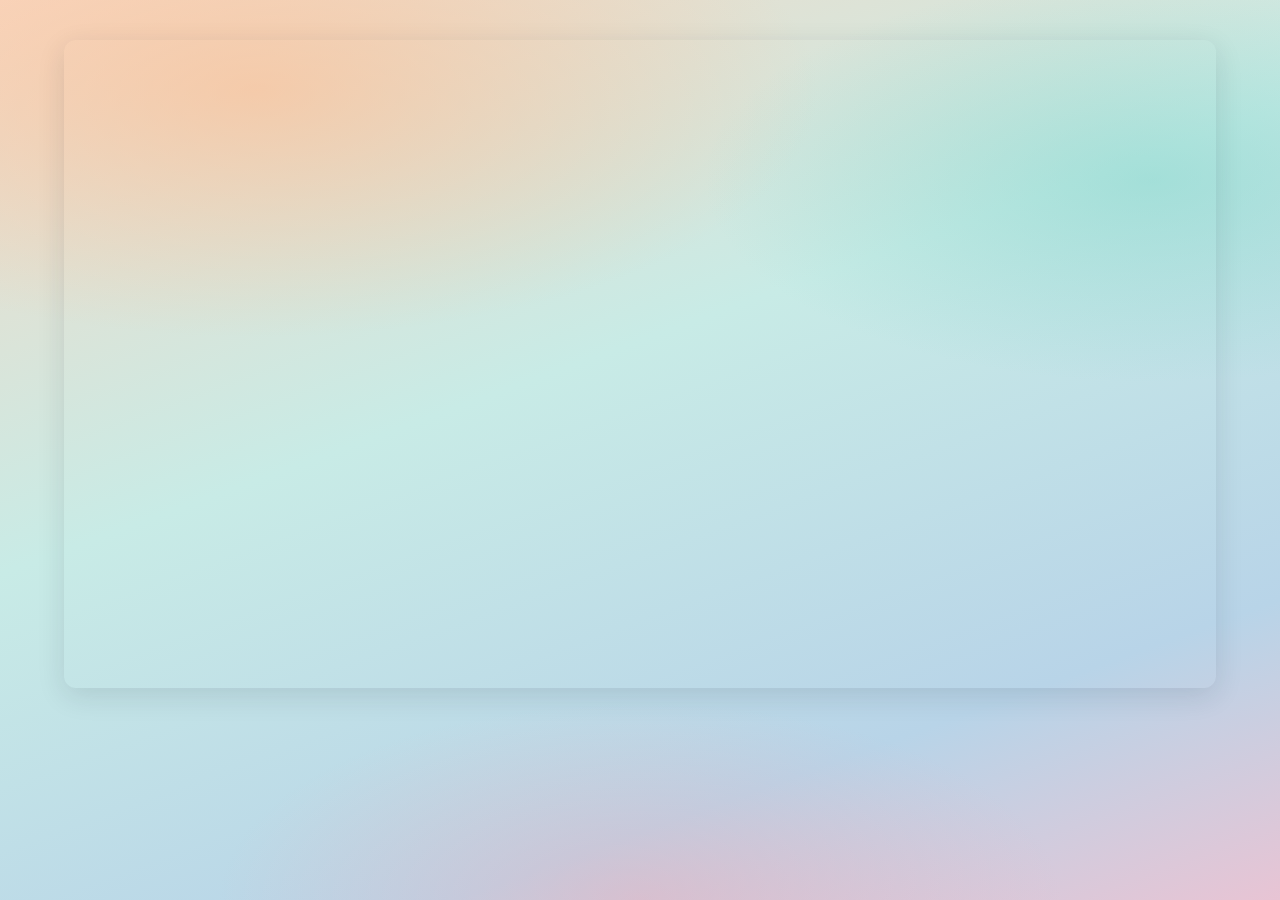
<file: index.html>
<!DOCTYPE html>
<html lang="ru">
<head>
<meta charset="UTF-8">
<meta name="viewport" content="width=device-width, initial-scale=1.0">
<meta name="color-scheme" content="light dark">
<title>KDA</title>
<style>
    :root {
        --ink: #1a2332;
        --link: #0d4f5c;
    }

    * {
        box-sizing: border-box;
    }

    body {
        margin: 0;
        min-height: 100vh;
        display: flex;
        flex-direction: column;
        align-items: center;
        gap: 1.25rem;
        padding: 2.5rem 1.25rem 3rem;
        font-family: "Segoe UI", system-ui, sans-serif;
        color: var(--ink);
        background:
            radial-gradient(ellipse 80% 50% at 20% 10%, rgba(255, 186, 140, 0.55), transparent 55%),
            radial-gradient(ellipse 70% 45% at 90% 20%, rgba(120, 210, 200, 0.45), transparent 50%),
            radial-gradient(ellipse 60% 40% at 50% 100%, rgba(255, 160, 170, 0.35), transparent 55%),
            linear-gradient(160deg, #f7d9c4 0%, #c8ebe6 42%, #b8d4e8 78%, #e8c4d4 100%);
        background-attachment: fixed;
        animation: wash 18s ease-in-out infinite alternate;
    }

    @keyframes wash {
        from {
            background-position: 0% 0%, 100% 0%, 50% 100%, 0% 0%;
        }
        to {
            background-position: 15% 10%, 80% 15%, 40% 90%, 0% 0%;
        }
    }

    h1 {
        margin: 0 0 0.5rem;
        font-size: clamp(1.6rem, 4vw, 2.4rem);
        font-weight: 700;
        letter-spacing: -0.02em;
        text-align: center;
        text-wrap: balance;
    }

    a {
        color: var(--link);
        text-decoration: none;
        font-size: 2.4rem;
        line-height: 1;
        transition: transform 0.2s ease, filter 0.2s ease;
    }

    a:hover {
        transform: scale(1.15);
        filter: drop-shadow(0 4px 10px rgba(26, 35, 50, 0.2));
    }

    iframe {
        width: min(100%, 1152px);
        height: auto;
        aspect-ratio: 16 / 9;
        border-radius: 12px;
        box-shadow: 0 8px 28px rgba(26, 35, 50, 0.12);
    }
</style>
<!-- Yandex.Metrika counter -->
<script src="js/metrika.js" async></script>
<noscript><div><img src="https://mc.yandex.ru/watch/106061716" style="position:absolute; left:-9999px;" alt="" /></div></noscript>
<!-- /Yandex.Metrika counter -->
</head>
<body>
<iframe src="https://coub.com/embed/ca72v40z3z" allowfullscreen="true" frameborder="0" allow="autoplay; fullscreen; web-share; clipboard-write" title="Coub video"></iframe>
</body>
</html>
</file>
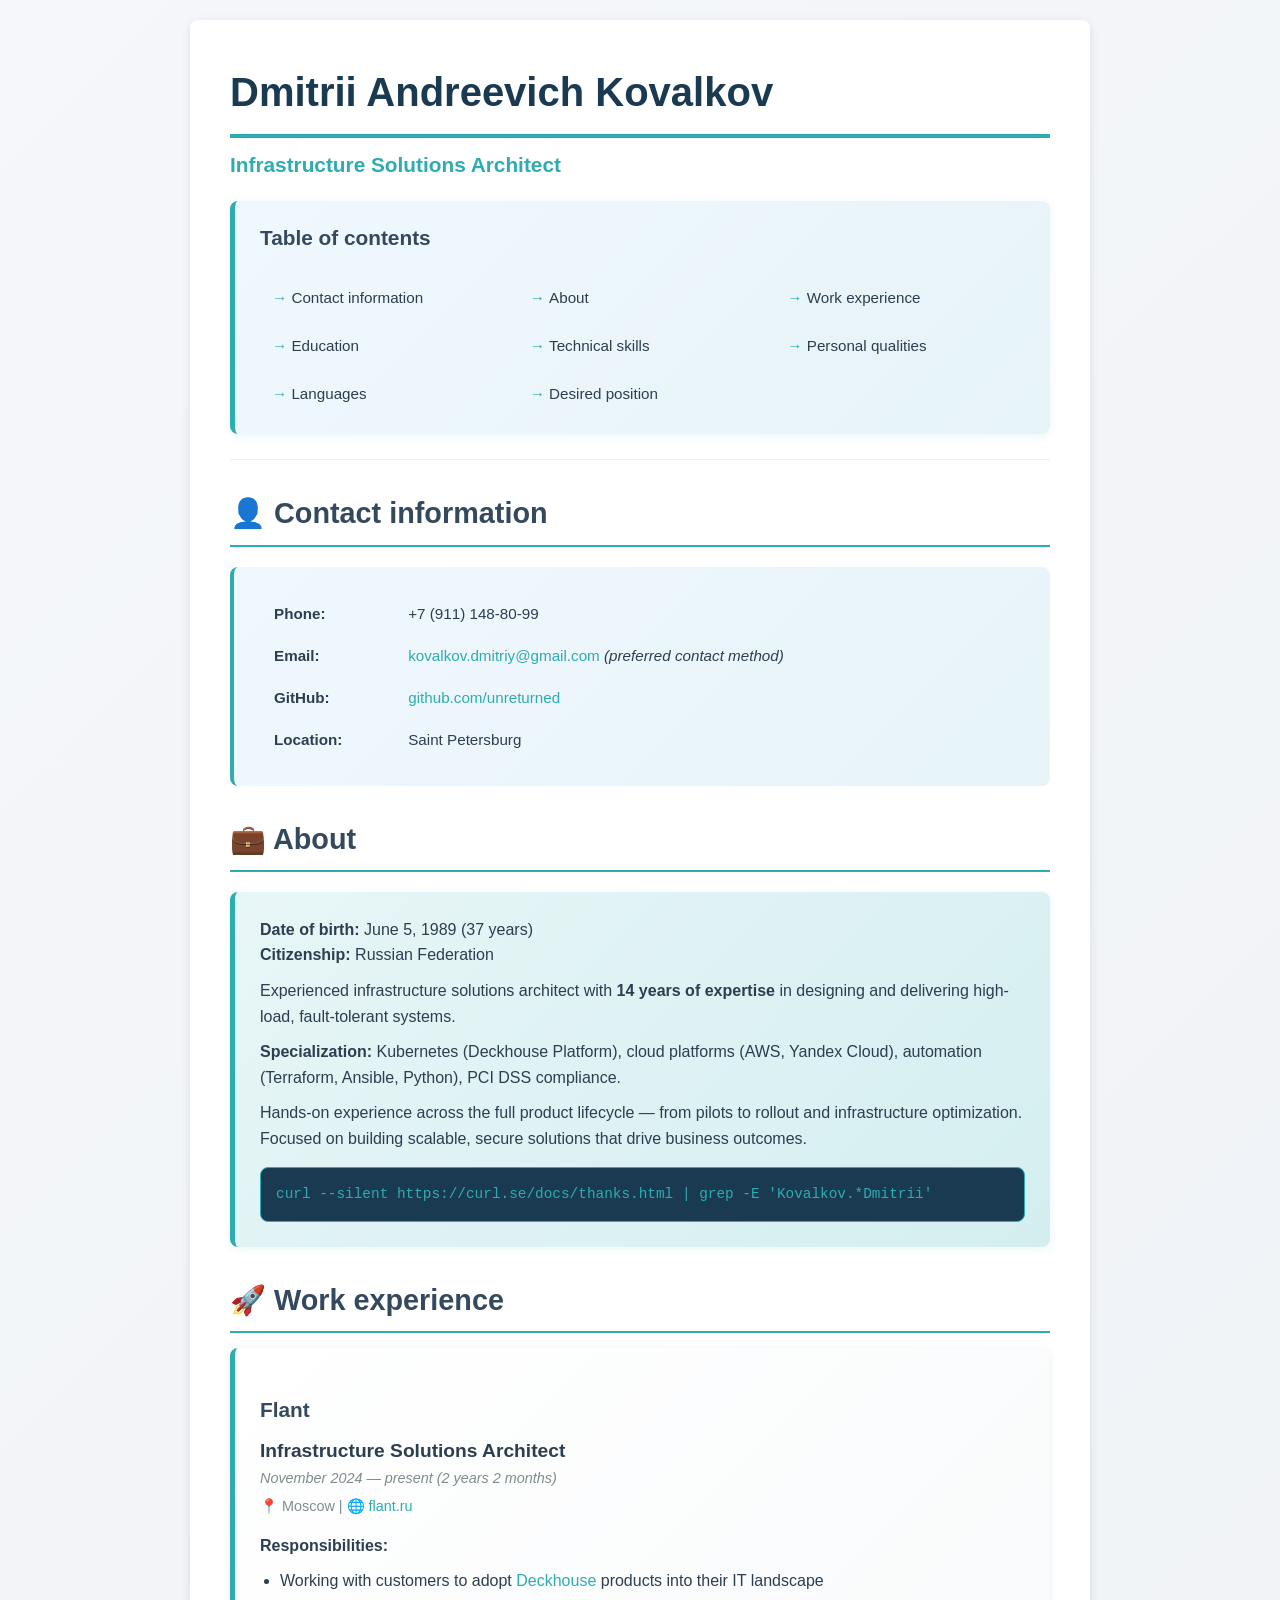
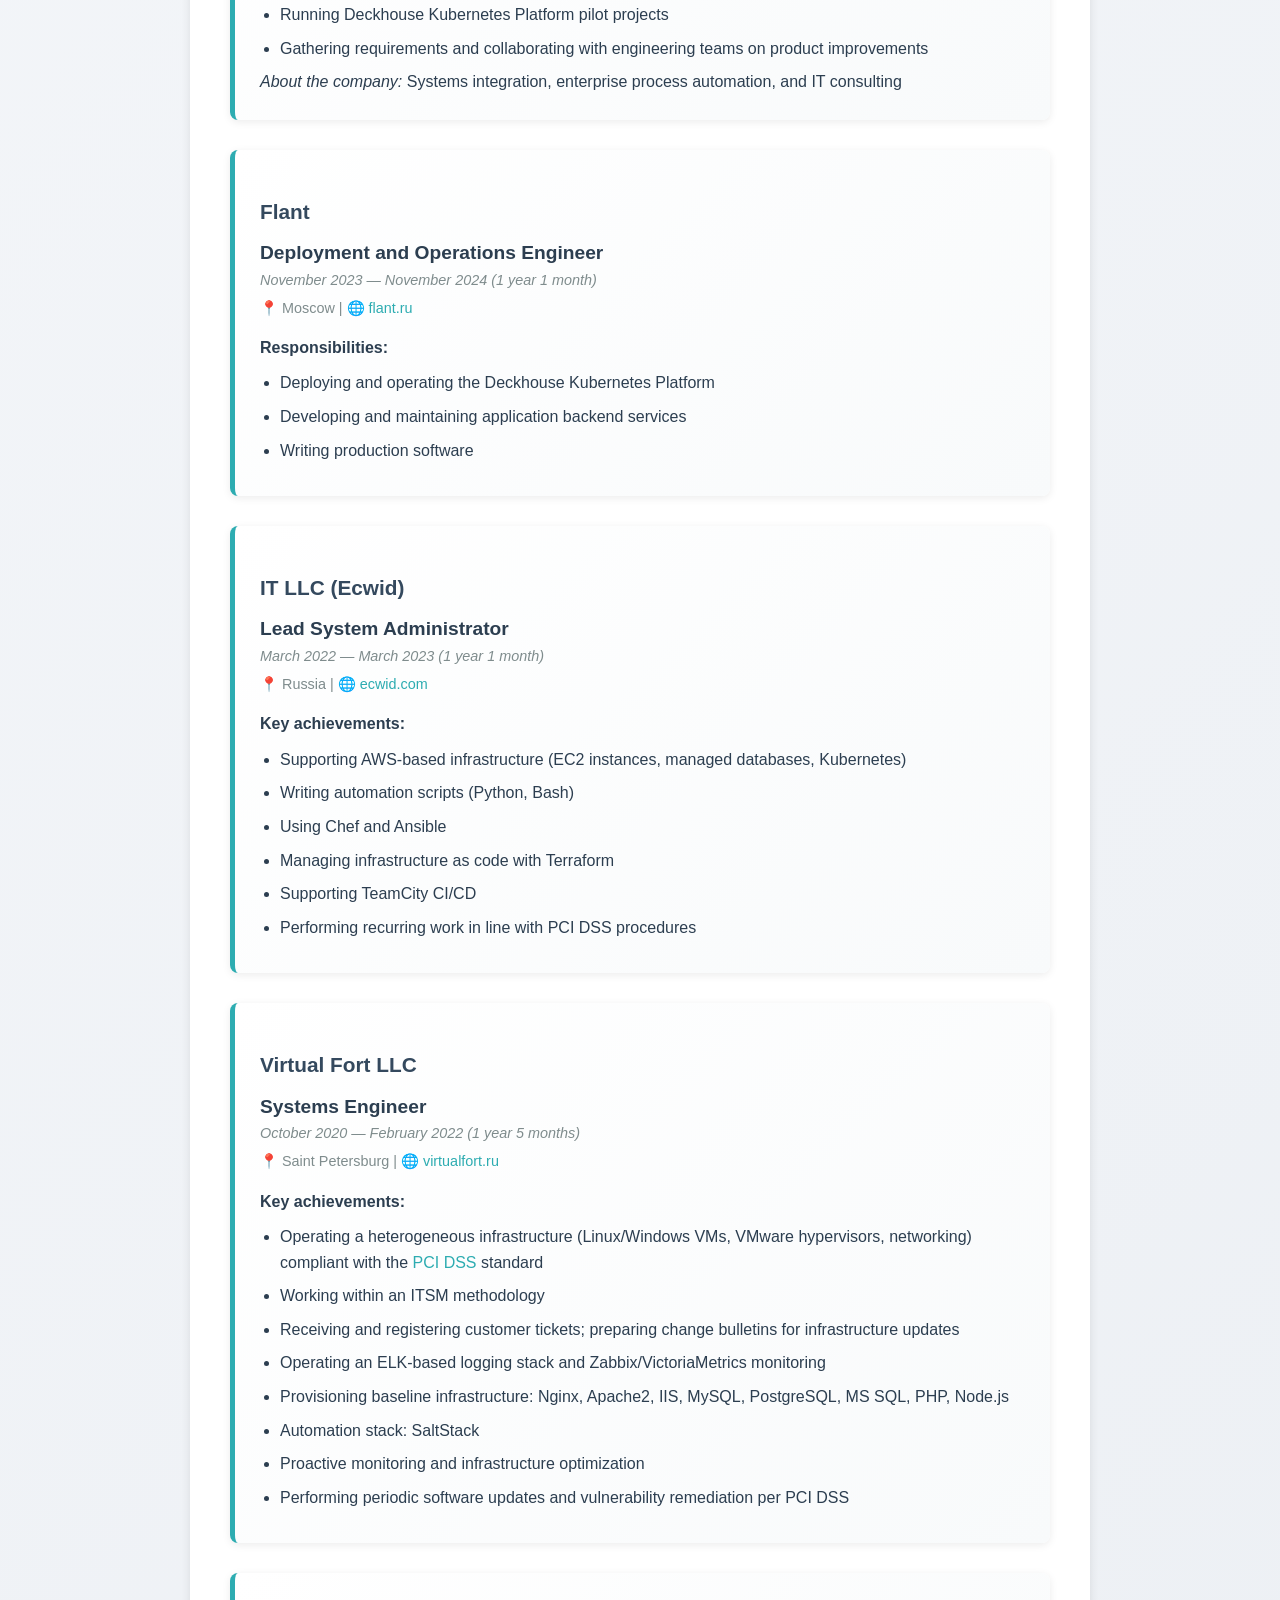
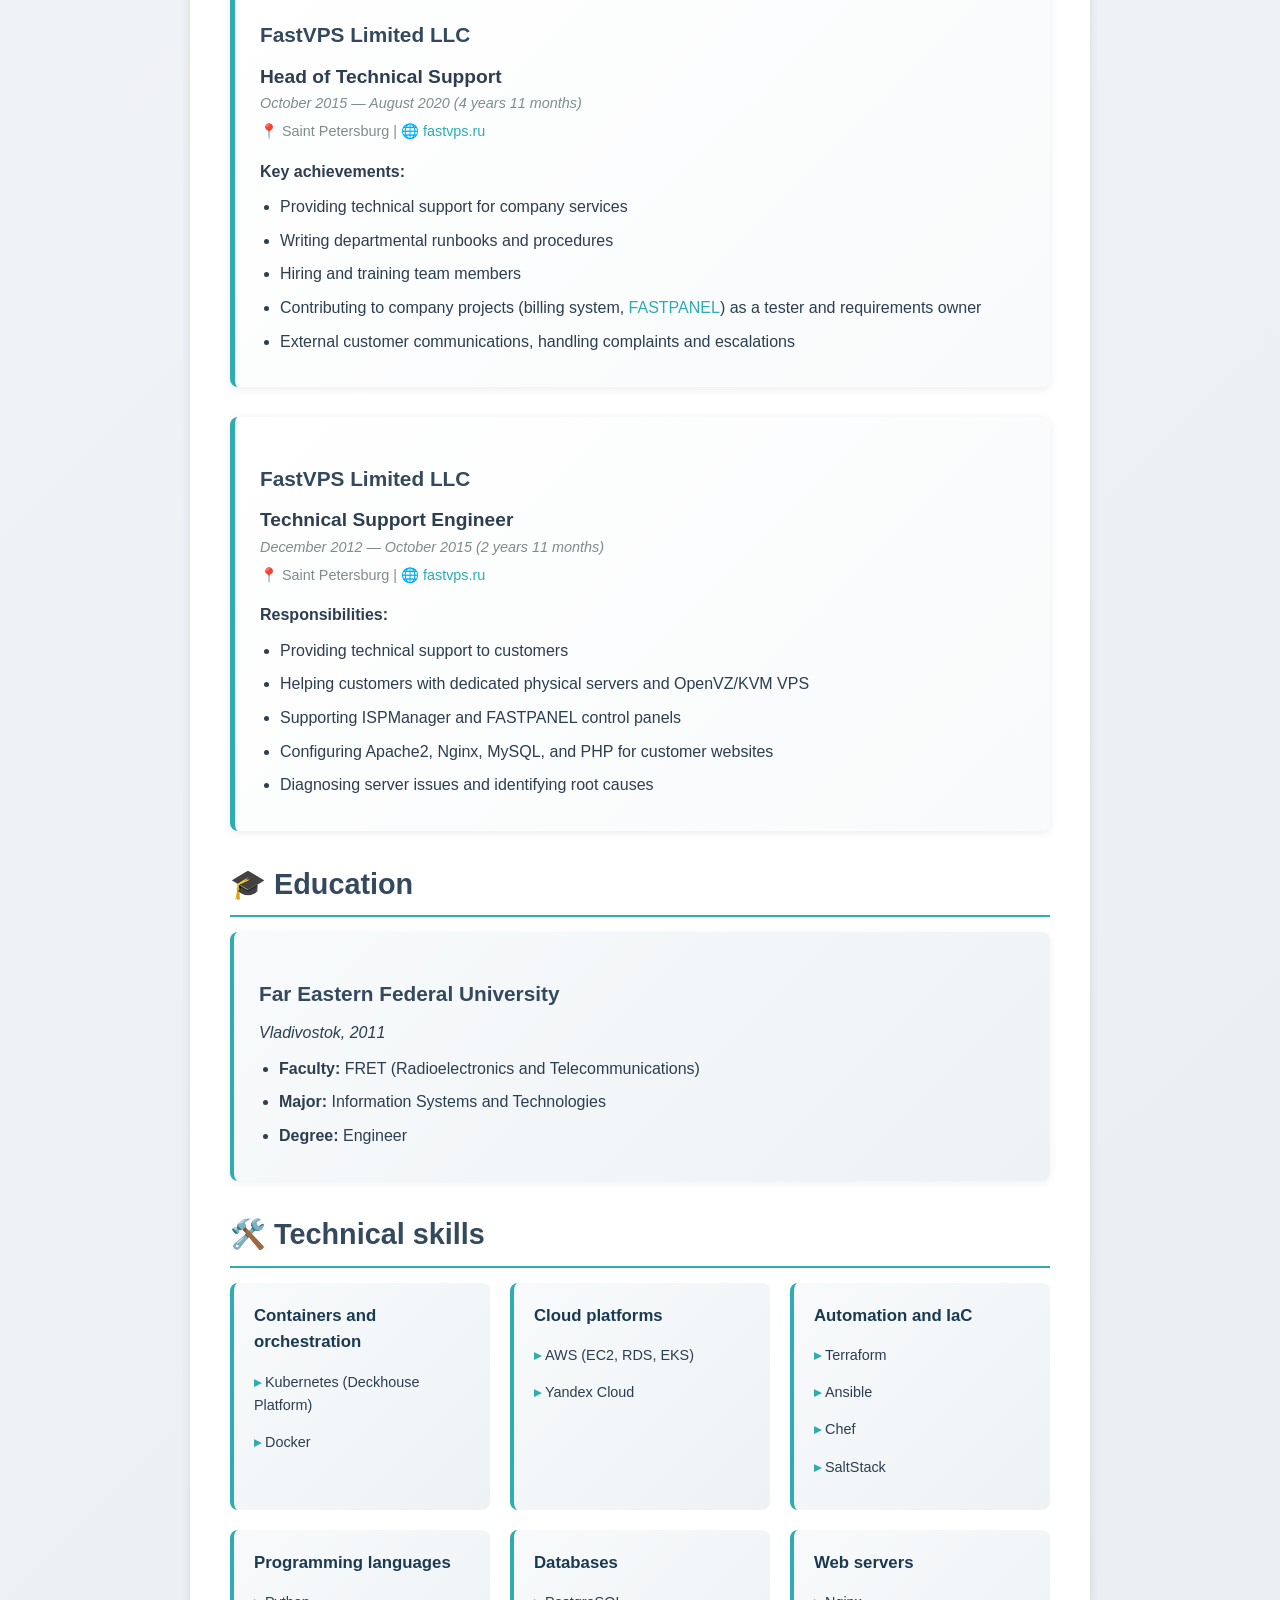
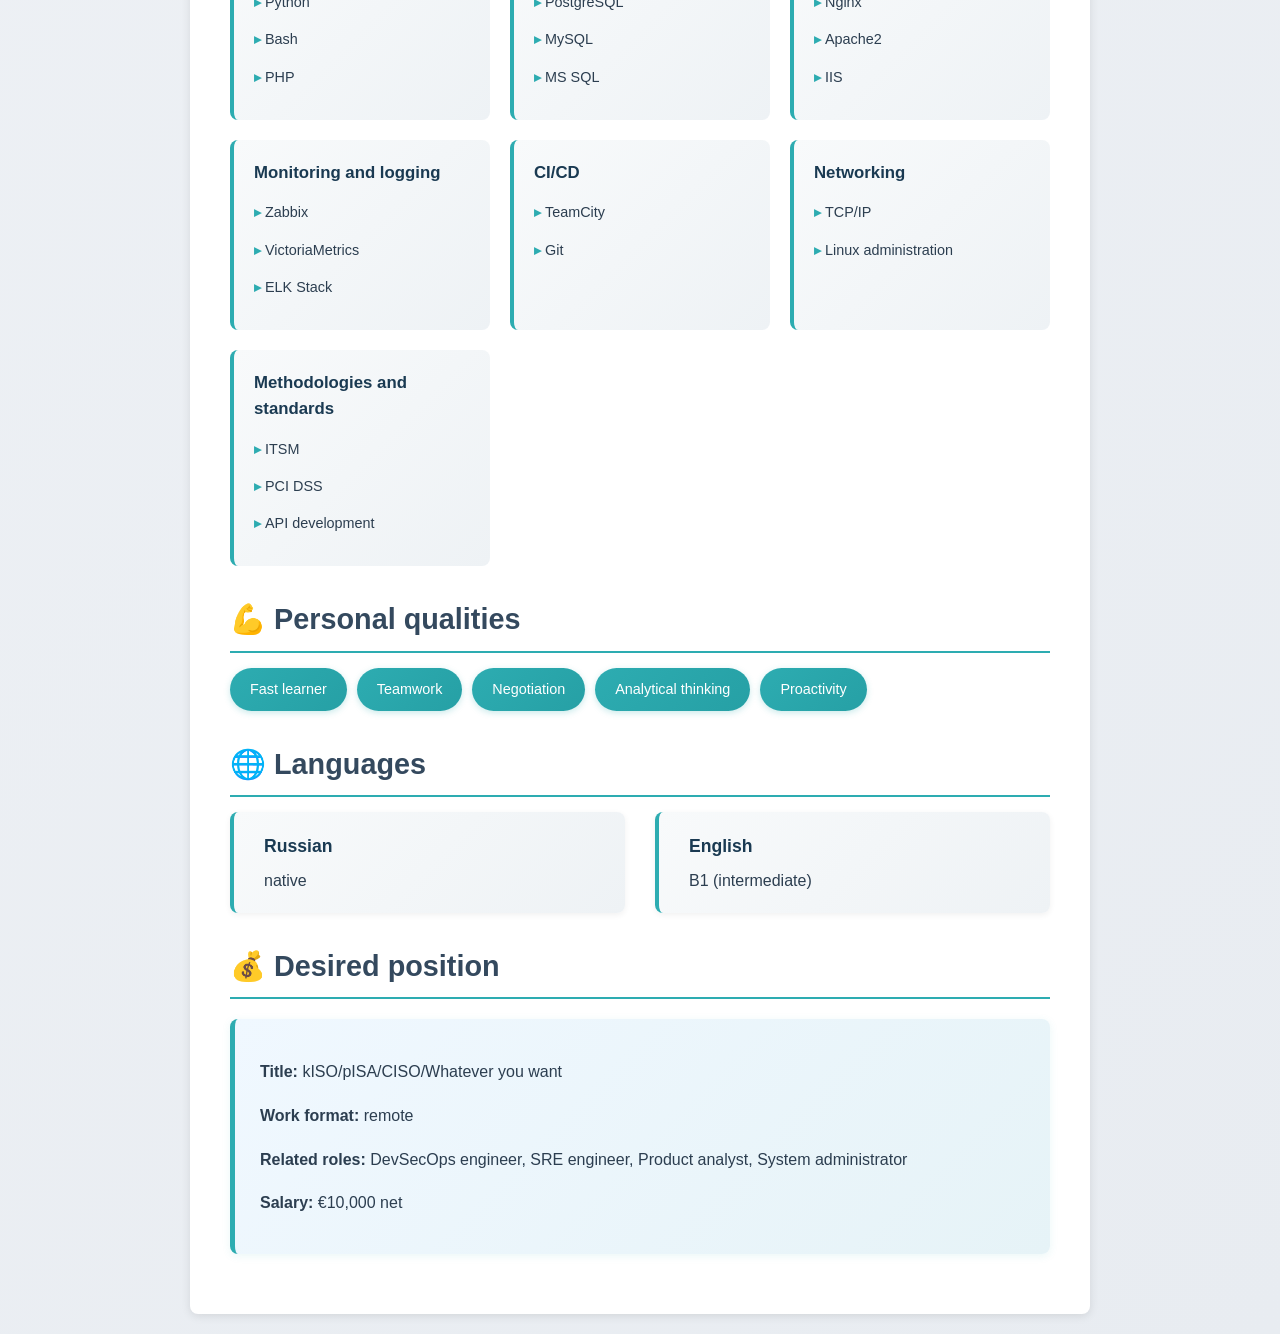
<file: resume/index.html>
<!DOCTYPE html>
<html lang="en">
<head>
    <meta charset="UTF-8">
    <meta name="viewport" content="width=device-width, initial-scale=1.0">
    <meta name="color-scheme" content="light dark">
    <meta name="description" content="Resume — Dmitrii Andreevich Kovalkov">
    <title>Resume — Dmitrii Andreevich Kovalkov</title>
    <link rel="stylesheet" href="./css/resume.css">
    <script>document.documentElement.classList.add("js");</script>
    <!-- Yandex.Metrika counter -->
    <script src="/shared-assets/js/metrika.js" async></script>
    <noscript><div><img src="https://mc.yandex.ru/watch/106061716" style="position:absolute; left:-9999px;" alt="" /></div></noscript>
    <!-- /Yandex.Metrika counter -->
    <script type="module" src="./js/resume.js"></script>
</head>
<body>
    <main class="container" id="resume-root" aria-busy="true" aria-live="polite">
        <p class="resume-status">Loading resume…</p>
    </main>
    <noscript>
        <div class="container">
            <p class="resume-status resume-status--error" role="alert">
                Enable JavaScript to view this resume.
                Source data: <a href="resume.json">resume.json</a>.
            </p>
        </div>
    </noscript>
</body>
</html>
</file>
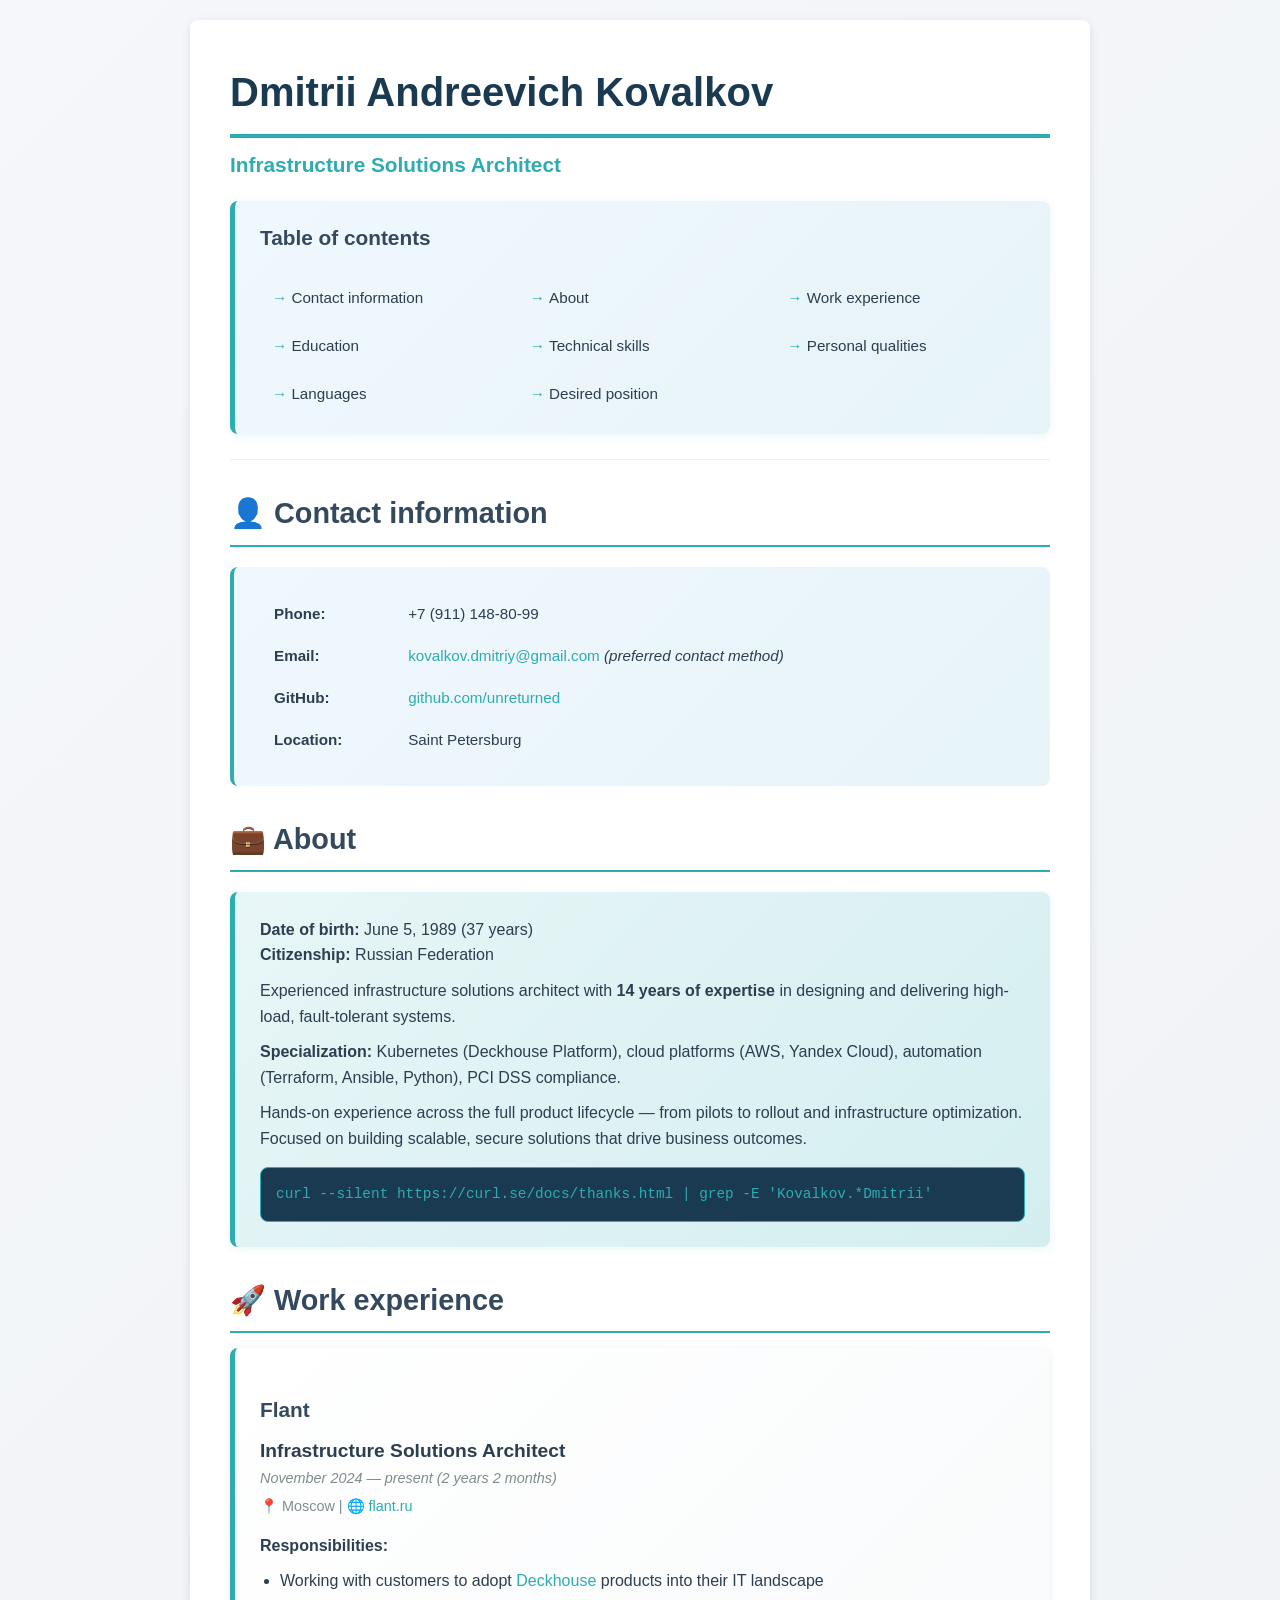
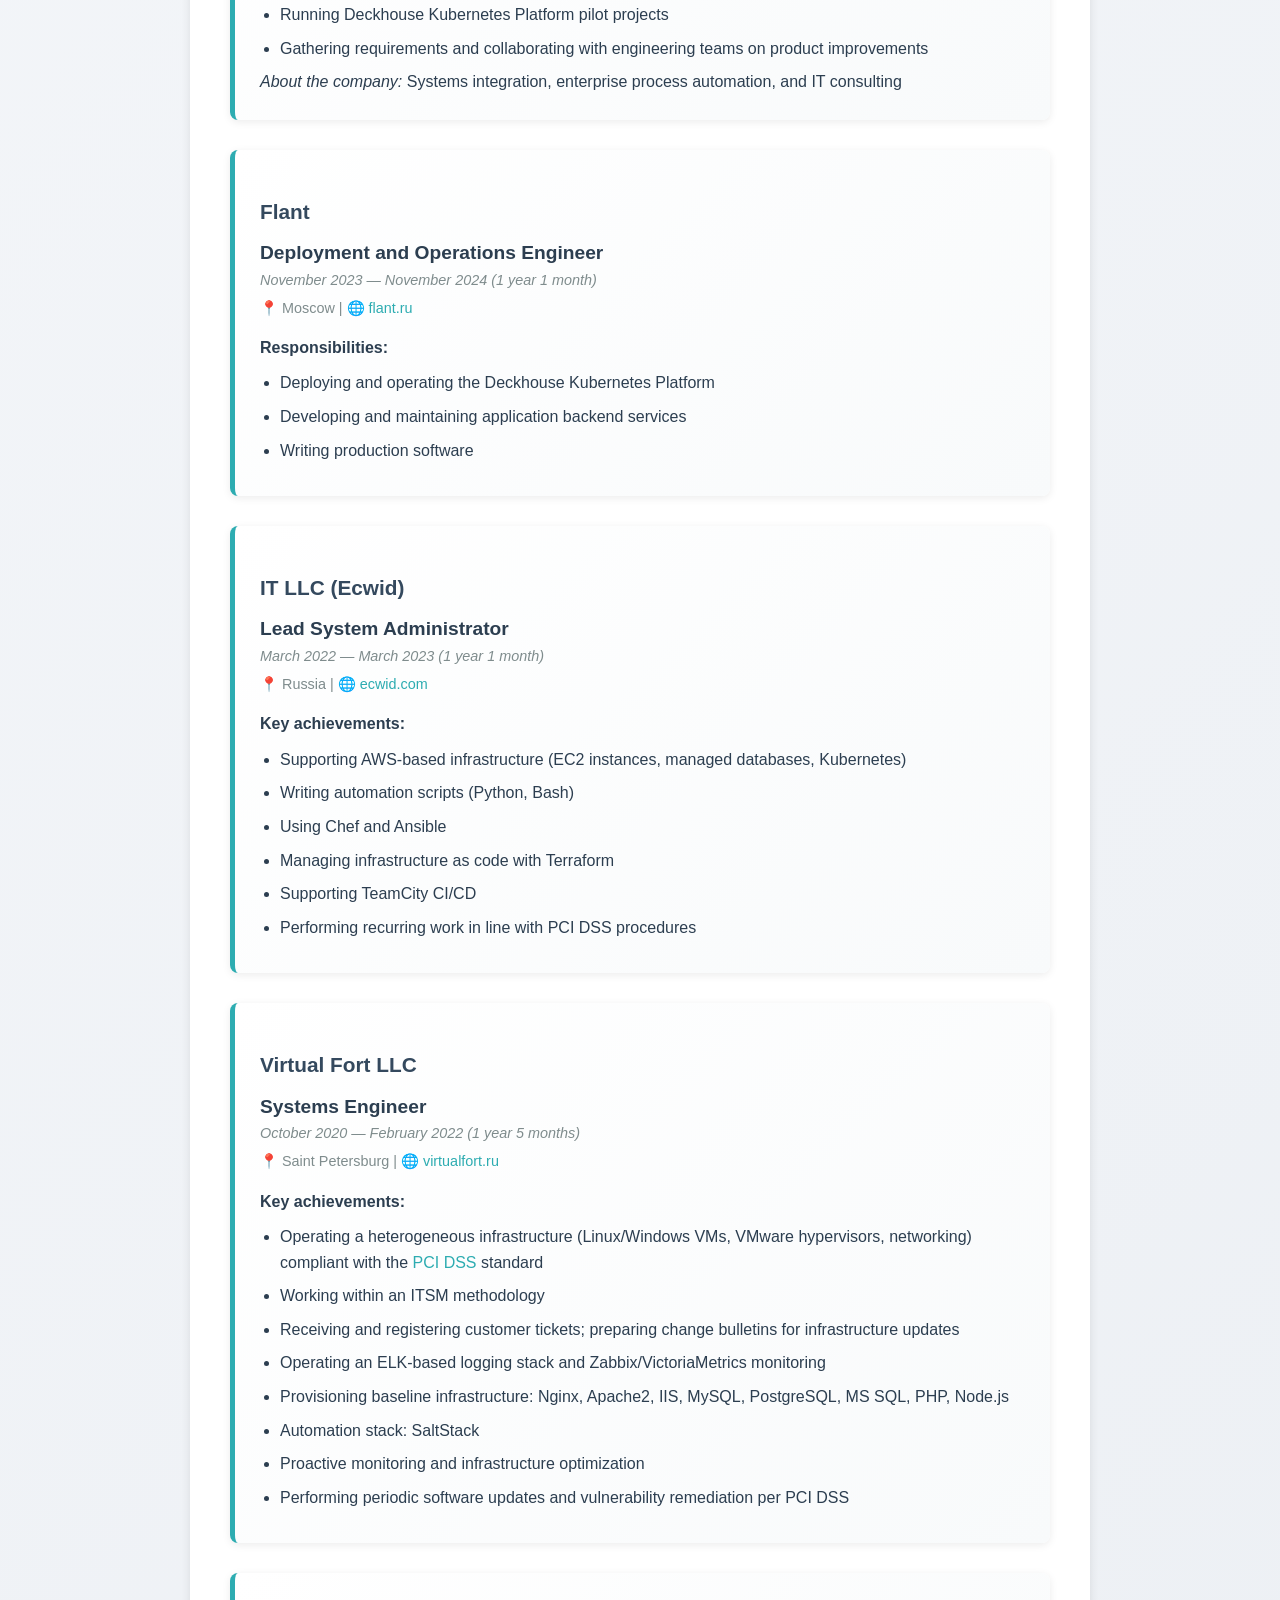
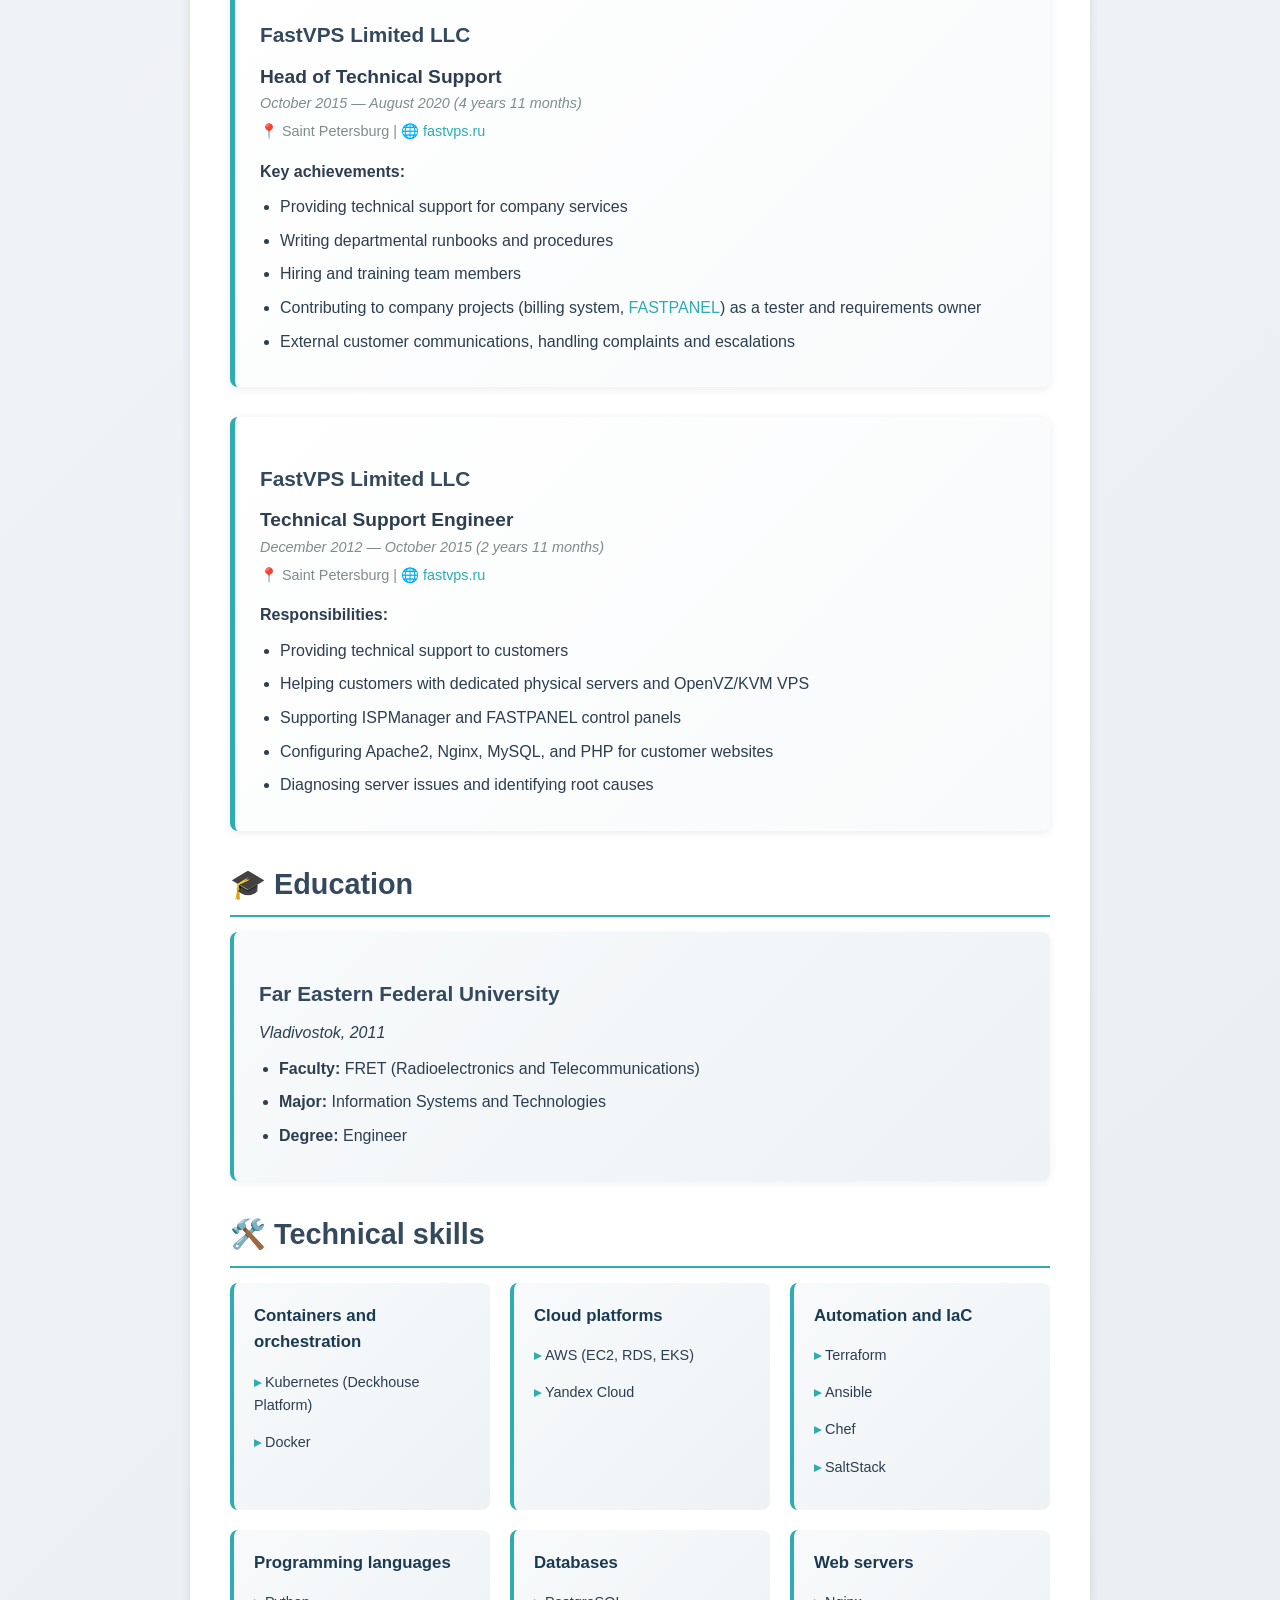
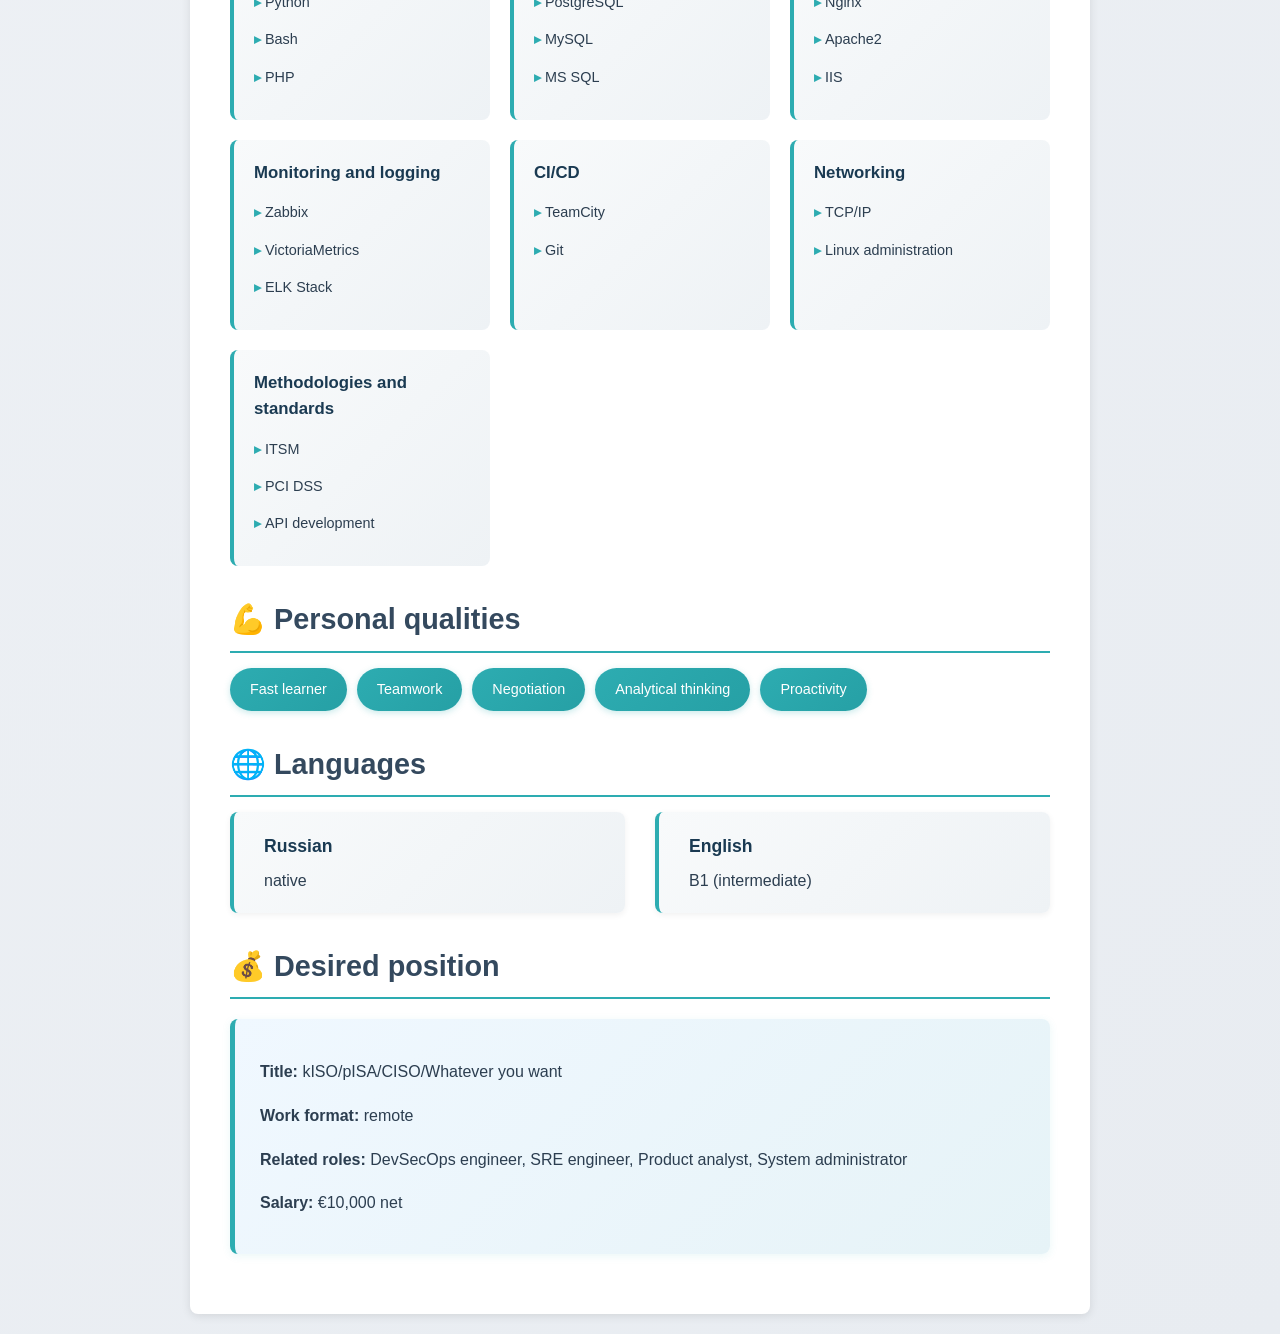
<file: resume.html>
<!DOCTYPE html>
<html lang="en">
<head>
    <meta charset="UTF-8">
    <meta name="viewport" content="width=device-width, initial-scale=1.0">
    <meta name="color-scheme" content="light dark">
    <meta name="description" content="Resume — Dmitrii Andreevich Kovalkov">
    <title>Resume — Dmitrii Andreevich Kovalkov</title>
    <link rel="stylesheet" href="css/resume.css">
    <script>document.documentElement.classList.add("js");</script>
    <!-- Yandex.Metrika counter -->
    <script src="js/metrika.js" async></script>
    <noscript><div><img src="https://mc.yandex.ru/watch/106061716" style="position:absolute; left:-9999px;" alt="" /></div></noscript>
    <!-- /Yandex.Metrika counter -->
    <script type="module" src="js/resume.js"></script>
</head>
<body>
    <main class="container" id="resume-root" aria-busy="true" aria-live="polite">
        <p class="resume-status">Loading resume…</p>
    </main>
    <noscript>
        <div class="container">
            <p class="resume-status resume-status--error" role="alert">
                Enable JavaScript to view this resume.
                Source data: <a href="resume.json">resume.json</a>.
            </p>
        </div>
    </noscript>
</body>
</html>
</file>
<file: resume/css/resume.css>
* {
    margin: 0;
    padding: 0;
    box-sizing: border-box;
}

html:not(.js) #resume-root {
    display: none;
}

.resume-status {
    padding: 40px 20px;
    text-align: center;
    color: #7f8c8d;
    font-size: 1.05em;
}

.resume-status--error {
    color: #c0392b;
}

.resume-status--error code {
    display: inline-block;
    margin-top: 8px;
    font-size: 0.9em;
    color: #2c3e50;
}

@media (prefers-color-scheme: dark) {
    .resume-status {
        color: #a8b2bc;
    }

    .resume-status--error {
        color: #ff8a80;
    }

    .resume-status--error code {
        color: #e8ecf0;
    }
}

html {
    scroll-behavior: smooth;
}

body {
    font-family: -apple-system, BlinkMacSystemFont, 'Segoe UI', Arial, sans-serif;
    line-height: 1.6;
    color: #2c3e50;
    background: linear-gradient(135deg, #f5f7fa 0%, #e8ecf1 100%);
    padding: 20px;
}

.container {
    max-width: 900px;
    margin: 0 auto;
    background: white;
    padding: 40px;
    box-shadow: 0 2px 10px rgba(0,0,0,0.1);
    border-radius: 8px;
}

.toc {
    background: linear-gradient(135deg, #f0f8ff 0%, #e6f3f7 100%);
    padding: 20px 25px;
    border-radius: 8px;
    margin: 20px 0;
    border-left: 5px solid #2dacb1;
    box-shadow: 0 2px 8px rgba(45, 172, 177, 0.1);
}

.toc h2 {
    font-size: 1.3em;
    margin-top: 0;
    margin-bottom: 15px;
    border-bottom: none;
    font-weight: 700;
}

.toc ul {
    list-style: none;
    margin: 0;
    padding: 0;
    display: grid;
    grid-template-columns: repeat(auto-fit, minmax(200px, 1fr));
    gap: 8px;
}

.toc li {
    margin: 0;
}

.toc a {
    color: #2c3e50;
    text-decoration: none;
    display: block;
    padding: 8px 12px;
    border-radius: 5px;
    transition: all 0.2s;
    font-size: 0.95em;
}

.toc a:hover {
    background: rgba(45, 172, 177, 0.1);
    color: #2dacb1;
    transform: translateX(5px);
}

.toc a:before {
    content: "→ ";
    color: #2dacb1;
    font-weight: bold;
}

h1 {
    color: #1a3a52;
    font-size: 2.5em;
    margin-bottom: 10px;
    border-bottom: 4px solid #2dacb1;
    padding-bottom: 10px;
}

h1 + p {
    font-size: 1.3em;
    color: #2dacb1;
    font-weight: 600;
    margin-bottom: 20px;
}

h2 {
    color: #34495e;
    font-size: 1.8em;
    margin-top: 30px;
    margin-bottom: 15px;
    border-bottom: 2px solid #2dacb1;
    padding-bottom: 8px;
}

h3 {
    color: #34495e;
    font-size: 1.3em;
    margin-top: 20px;
    margin-bottom: 10px;
}

h4 {
    color: #34495e;
    font-size: 1.1em;
    margin-top: 15px;
    margin-bottom: 8px;
    font-weight: 600;
}

hr {
    border: none;
    border-top: 1px solid #ecf0f1;
    margin: 25px 0;
}

.contact-info {
    background: linear-gradient(135deg, #f0f8ff 0%, #e6f3f7 100%);
    padding: 20px;
    border-radius: 8px;
    margin: 20px 0;
    border-left: 4px solid #2dacb1;
}

.contact-info ul {
    list-style: none;
}

.contact-info li {
    padding: 5px 0;
    font-size: 0.95em;
}

.contact-info strong {
    display: inline-block;
    width: 130px;
    color: #2c3e50;
}

.about {
    background: linear-gradient(135deg, #e8f6f7 0%, #d4eef0 100%);
    padding: 25px;
    border-radius: 8px;
    border-left: 5px solid #2dacb1;
    margin: 20px 0;
    box-shadow: 0 2px 8px rgba(45, 172, 177, 0.1);
}

.about p {
    margin-bottom: 10px;
}

.about pre {
    background: #1a3a52;
    color: #2dacb1;
    padding: 15px;
    border-radius: 8px;
    overflow-x: auto;
    margin-top: 15px;
    font-size: 0.9em;
    border: 1px solid #2dacb1;
}

.about code {
    font-family: 'Courier New', monospace;
}

.job {
    margin-bottom: 30px;
    padding: 25px;
    background: linear-gradient(135deg, #ffffff 0%, #f8fafb 100%);
    border-radius: 8px;
    border-left: 5px solid #2dacb1;
    box-shadow: 0 2px 8px rgba(0, 0, 0, 0.08);
    transition: transform 0.2s, box-shadow 0.2s;
}

.job:hover {
    transform: translateY(-2px);
    box-shadow: 0 4px 12px rgba(45, 172, 177, 0.15);
}

.job-header {
    margin-bottom: 15px;
}

.job-title {
    font-size: 1.2em;
    font-weight: 600;
    color: #2c3e50;
}

.job-period {
    color: #7f8c8d;
    font-style: italic;
    font-size: 0.9em;
}

.job-location {
    color: #7f8c8d;
    font-size: 0.9em;
    margin-top: 5px;
}

.job-description {
    margin-top: 10px;
}

ul {
    margin-left: 20px;
    margin-top: 10px;
}

li {
    margin-bottom: 8px;
}

a {
    color: #2dacb1;
    text-decoration: none;
    transition: color 0.3s;
}

a:hover {
    color: #1d3da5;
    text-decoration: underline;
}

.skills-grid {
    display: grid;
    grid-template-columns: repeat(auto-fit, minmax(250px, 1fr));
    gap: 20px;
    margin-top: 15px;
}

.skill-category {
    background: linear-gradient(135deg, #f8fafb 0%, #eef2f5 100%);
    padding: 20px;
    border-radius: 8px;
    border-left: 4px solid #2dacb1;
    transition: transform 0.2s, box-shadow 0.2s;
}

.skill-category:hover {
    transform: translateY(-2px);
    box-shadow: 0 4px 12px rgba(45, 172, 177, 0.12);
}

.skill-category h4 {
    color: #1a3a52;
    margin-top: 0;
    margin-bottom: 12px;
    font-size: 1.05em;
}

.skill-category ul {
    list-style: none;
    margin-left: 0;
}

.skill-category li {
    padding: 3px 0;
    font-size: 0.9em;
}

.skill-category li:before {
    content: "▸ ";
    color: #2dacb1;
    font-weight: bold;
}

.education {
    background: linear-gradient(135deg, #f8fafb 0%, #eef2f5 100%);
    padding: 25px;
    border-radius: 8px;
    margin: 15px 0;
    border-left: 4px solid #2dacb1;
    box-shadow: 0 2px 8px rgba(0, 0, 0, 0.06);
}

.qualities {
    display: flex;
    flex-wrap: wrap;
    gap: 10px;
    margin-top: 15px;
}

.quality-tag {
    background: linear-gradient(135deg, #2dacb1 0%, #26a0a5 100%);
    color: white;
    padding: 10px 20px;
    border-radius: 25px;
    font-size: 0.9em;
    box-shadow: 0 2px 6px rgba(45, 172, 177, 0.25);
    transition: transform 0.2s, box-shadow 0.2s;
}

.quality-tag:hover {
    transform: translateY(-2px);
    box-shadow: 0 4px 10px rgba(45, 172, 177, 0.35);
}

.languages {
    display: flex;
    gap: 30px;
    margin-top: 15px;
}

.language {
    background: linear-gradient(135deg, #f8fafb 0%, #eef2f5 100%);
    padding: 20px 30px;
    border-radius: 8px;
    flex: 1;
    border-left: 4px solid #2dacb1;
    box-shadow: 0 2px 6px rgba(0, 0, 0, 0.06);
}

.language strong {
    color: #1a3a52;
    display: block;
    margin-bottom: 8px;
    font-size: 1.1em;
}


.position-info {
    background: linear-gradient(135deg, #f0f8ff 0%, #e6f3f7 100%);
    padding: 25px;
    border-radius: 8px;
    border-left: 5px solid #2dacb1;
    margin: 20px 0;
    box-shadow: 0 2px 8px rgba(45, 172, 177, 0.1);
}

.position-info ul {
    list-style: none;
    margin-left: 0;
}

.position-info li {
    padding: 5px 0;
}

.position-info strong {
    color: #2c3e50;
}

@media print {
    body {
        background: white;
        padding: 0;
    }

    .container {
        box-shadow: none;
        padding: 20px;
    }
}

@media (max-width: 768px) {
    .container {
        padding: 20px;
    }

    h1 {
        font-size: 2em;
    }

    h2 {
        font-size: 1.5em;
    }

    .skills-grid {
        grid-template-columns: 1fr;
    }

    .languages {
        flex-direction: column;
        gap: 15px;
    }

    .contact-info strong {
        width: 100%;
        display: block;
    }
}

@media (prefers-color-scheme: dark) {
    body {
        background: linear-gradient(135deg, #1a2332 0%, #0f1620 100%);
        color: #e8ecf0;
    }

    .container {
        background: linear-gradient(135deg, #1e2936 0%, #1a2332 100%);
        color: #e8ecf0;
        box-shadow: 0 4px 20px rgba(0, 0, 0, 0.5);
    }

    h1, h2, h3, h4 {
        color: #e8ecf0;
    }

    h1 {
        border-bottom-color: #2dacb1;
    }

    h2 {
        border-bottom-color: #2dacb1;
    }

    .job-title, .contact-info strong, .language strong, .skill-category h4 {
        color: #e8ecf0;
    }

    .contact-info {
        background: linear-gradient(135deg, #243442 0%, #1e2936 100%);
        border-left-color: #2dacb1;
    }

    .toc {
        background: linear-gradient(135deg, #243442 0%, #1e2936 100%);
        border-left-color: #2dacb1;
    }

    .toc a {
        color: #e8ecf0;
    }

    .toc a:hover {
        background: rgba(45, 172, 177, 0.2);
        color: #5fd4d9;
    }

    .job {
        background: linear-gradient(135deg, #243442 0%, #1e2936 100%);
        border-left-color: #2dacb1;
    }

    .job:hover {
        box-shadow: 0 4px 16px rgba(45, 172, 177, 0.3);
    }

    .education {
        background: linear-gradient(135deg, #243442 0%, #1e2936 100%);
        border-left-color: #2dacb1;
    }

    .skill-category {
        background: linear-gradient(135deg, #243442 0%, #1e2936 100%);
        border-left-color: #2dacb1;
    }

    .skill-category:hover {
        box-shadow: 0 4px 16px rgba(45, 172, 177, 0.25);
    }

    .language {
        background: linear-gradient(135deg, #243442 0%, #1e2936 100%);
        border-left-color: #2dacb1;
    }

    .about {
        background: linear-gradient(135deg, #1e3a3f 0%, #1a2f34 100%);
        border-left-color: #2dacb1;
    }

    .about pre {
        background: #0f1a20;
        border-color: #2dacb1;
    }

    .position-info {
        background: linear-gradient(135deg, #243442 0%, #1e2936 100%);
        border-left-color: #2dacb1;
    }

    .position-info strong {
        color: #e8ecf0;
    }

    .quality-tag {
        background: linear-gradient(135deg, #2dacb1 0%, #26a0a5 100%);
    }

    hr {
        border-top-color: #2dacb1;
        opacity: 0.3;
    }

    .job-period, .job-location {
        color: #a8b2bc;
    }

    a {
        color: #5fd4d9;
    }

    a:hover {
        color: #2dacb1;
    }
}
</file>
<file: css/resume.css>
* {
    margin: 0;
    padding: 0;
    box-sizing: border-box;
}

html:not(.js) #resume-root {
    display: none;
}

.resume-status {
    padding: 40px 20px;
    text-align: center;
    color: #7f8c8d;
    font-size: 1.05em;
}

.resume-status--error {
    color: #c0392b;
}

.resume-status--error code {
    display: inline-block;
    margin-top: 8px;
    font-size: 0.9em;
    color: #2c3e50;
}

@media (prefers-color-scheme: dark) {
    .resume-status {
        color: #a8b2bc;
    }

    .resume-status--error {
        color: #ff8a80;
    }

    .resume-status--error code {
        color: #e8ecf0;
    }
}

html {
    scroll-behavior: smooth;
}

body {
    font-family: -apple-system, BlinkMacSystemFont, 'Segoe UI', Arial, sans-serif;
    line-height: 1.6;
    color: #2c3e50;
    background: linear-gradient(135deg, #f5f7fa 0%, #e8ecf1 100%);
    padding: 20px;
}

.container {
    max-width: 900px;
    margin: 0 auto;
    background: white;
    padding: 40px;
    box-shadow: 0 2px 10px rgba(0,0,0,0.1);
    border-radius: 8px;
}

.toc {
    background: linear-gradient(135deg, #f0f8ff 0%, #e6f3f7 100%);
    padding: 20px 25px;
    border-radius: 8px;
    margin: 20px 0;
    border-left: 5px solid #2dacb1;
    box-shadow: 0 2px 8px rgba(45, 172, 177, 0.1);
}

.toc h2 {
    font-size: 1.3em;
    margin-top: 0;
    margin-bottom: 15px;
    border-bottom: none;
    font-weight: 700;
}

.toc ul {
    list-style: none;
    margin: 0;
    padding: 0;
    display: grid;
    grid-template-columns: repeat(auto-fit, minmax(200px, 1fr));
    gap: 8px;
}

.toc li {
    margin: 0;
}

.toc a {
    color: #2c3e50;
    text-decoration: none;
    display: block;
    padding: 8px 12px;
    border-radius: 5px;
    transition: all 0.2s;
    font-size: 0.95em;
}

.toc a:hover {
    background: rgba(45, 172, 177, 0.1);
    color: #2dacb1;
    transform: translateX(5px);
}

.toc a:before {
    content: "→ ";
    color: #2dacb1;
    font-weight: bold;
}

h1 {
    color: #1a3a52;
    font-size: 2.5em;
    margin-bottom: 10px;
    border-bottom: 4px solid #2dacb1;
    padding-bottom: 10px;
}

h1 + p {
    font-size: 1.3em;
    color: #2dacb1;
    font-weight: 600;
    margin-bottom: 20px;
}

h2 {
    color: #34495e;
    font-size: 1.8em;
    margin-top: 30px;
    margin-bottom: 15px;
    border-bottom: 2px solid #2dacb1;
    padding-bottom: 8px;
}

h3 {
    color: #34495e;
    font-size: 1.3em;
    margin-top: 20px;
    margin-bottom: 10px;
}

h4 {
    color: #34495e;
    font-size: 1.1em;
    margin-top: 15px;
    margin-bottom: 8px;
    font-weight: 600;
}

hr {
    border: none;
    border-top: 1px solid #ecf0f1;
    margin: 25px 0;
}

.contact-info {
    background: linear-gradient(135deg, #f0f8ff 0%, #e6f3f7 100%);
    padding: 20px;
    border-radius: 8px;
    margin: 20px 0;
    border-left: 4px solid #2dacb1;
}

.contact-info ul {
    list-style: none;
}

.contact-info li {
    padding: 5px 0;
    font-size: 0.95em;
}

.contact-info strong {
    display: inline-block;
    width: 130px;
    color: #2c3e50;
}

.about {
    background: linear-gradient(135deg, #e8f6f7 0%, #d4eef0 100%);
    padding: 25px;
    border-radius: 8px;
    border-left: 5px solid #2dacb1;
    margin: 20px 0;
    box-shadow: 0 2px 8px rgba(45, 172, 177, 0.1);
}

.about p {
    margin-bottom: 10px;
}

.about pre {
    background: #1a3a52;
    color: #2dacb1;
    padding: 15px;
    border-radius: 8px;
    overflow-x: auto;
    margin-top: 15px;
    font-size: 0.9em;
    border: 1px solid #2dacb1;
}

.about code {
    font-family: 'Courier New', monospace;
}

.job {
    margin-bottom: 30px;
    padding: 25px;
    background: linear-gradient(135deg, #ffffff 0%, #f8fafb 100%);
    border-radius: 8px;
    border-left: 5px solid #2dacb1;
    box-shadow: 0 2px 8px rgba(0, 0, 0, 0.08);
    transition: transform 0.2s, box-shadow 0.2s;
}

.job:hover {
    transform: translateY(-2px);
    box-shadow: 0 4px 12px rgba(45, 172, 177, 0.15);
}

.job-header {
    margin-bottom: 15px;
}

.job-title {
    font-size: 1.2em;
    font-weight: 600;
    color: #2c3e50;
}

.job-period {
    color: #7f8c8d;
    font-style: italic;
    font-size: 0.9em;
}

.job-location {
    color: #7f8c8d;
    font-size: 0.9em;
    margin-top: 5px;
}

.job-description {
    margin-top: 10px;
}

ul {
    margin-left: 20px;
    margin-top: 10px;
}

li {
    margin-bottom: 8px;
}

a {
    color: #2dacb1;
    text-decoration: none;
    transition: color 0.3s;
}

a:hover {
    color: #1d3da5;
    text-decoration: underline;
}

.skills-grid {
    display: grid;
    grid-template-columns: repeat(auto-fit, minmax(250px, 1fr));
    gap: 20px;
    margin-top: 15px;
}

.skill-category {
    background: linear-gradient(135deg, #f8fafb 0%, #eef2f5 100%);
    padding: 20px;
    border-radius: 8px;
    border-left: 4px solid #2dacb1;
    transition: transform 0.2s, box-shadow 0.2s;
}

.skill-category:hover {
    transform: translateY(-2px);
    box-shadow: 0 4px 12px rgba(45, 172, 177, 0.12);
}

.skill-category h4 {
    color: #1a3a52;
    margin-top: 0;
    margin-bottom: 12px;
    font-size: 1.05em;
}

.skill-category ul {
    list-style: none;
    margin-left: 0;
}

.skill-category li {
    padding: 3px 0;
    font-size: 0.9em;
}

.skill-category li:before {
    content: "▸ ";
    color: #2dacb1;
    font-weight: bold;
}

.education {
    background: linear-gradient(135deg, #f8fafb 0%, #eef2f5 100%);
    padding: 25px;
    border-radius: 8px;
    margin: 15px 0;
    border-left: 4px solid #2dacb1;
    box-shadow: 0 2px 8px rgba(0, 0, 0, 0.06);
}

.qualities {
    display: flex;
    flex-wrap: wrap;
    gap: 10px;
    margin-top: 15px;
}

.quality-tag {
    background: linear-gradient(135deg, #2dacb1 0%, #26a0a5 100%);
    color: white;
    padding: 10px 20px;
    border-radius: 25px;
    font-size: 0.9em;
    box-shadow: 0 2px 6px rgba(45, 172, 177, 0.25);
    transition: transform 0.2s, box-shadow 0.2s;
}

.quality-tag:hover {
    transform: translateY(-2px);
    box-shadow: 0 4px 10px rgba(45, 172, 177, 0.35);
}

.languages {
    display: flex;
    gap: 30px;
    margin-top: 15px;
}

.language {
    background: linear-gradient(135deg, #f8fafb 0%, #eef2f5 100%);
    padding: 20px 30px;
    border-radius: 8px;
    flex: 1;
    border-left: 4px solid #2dacb1;
    box-shadow: 0 2px 6px rgba(0, 0, 0, 0.06);
}

.language strong {
    color: #1a3a52;
    display: block;
    margin-bottom: 8px;
    font-size: 1.1em;
}


.position-info {
    background: linear-gradient(135deg, #f0f8ff 0%, #e6f3f7 100%);
    padding: 25px;
    border-radius: 8px;
    border-left: 5px solid #2dacb1;
    margin: 20px 0;
    box-shadow: 0 2px 8px rgba(45, 172, 177, 0.1);
}

.position-info ul {
    list-style: none;
    margin-left: 0;
}

.position-info li {
    padding: 5px 0;
}

.position-info strong {
    color: #2c3e50;
}

@media print {
    body {
        background: white;
        padding: 0;
    }

    .container {
        box-shadow: none;
        padding: 20px;
    }
}

@media (max-width: 768px) {
    .container {
        padding: 20px;
    }

    h1 {
        font-size: 2em;
    }

    h2 {
        font-size: 1.5em;
    }

    .skills-grid {
        grid-template-columns: 1fr;
    }

    .languages {
        flex-direction: column;
        gap: 15px;
    }

    .contact-info strong {
        width: 100%;
        display: block;
    }
}

@media (prefers-color-scheme: dark) {
    body {
        background: linear-gradient(135deg, #1a2332 0%, #0f1620 100%);
        color: #e8ecf0;
    }

    .container {
        background: linear-gradient(135deg, #1e2936 0%, #1a2332 100%);
        color: #e8ecf0;
        box-shadow: 0 4px 20px rgba(0, 0, 0, 0.5);
    }

    h1, h2, h3, h4 {
        color: #e8ecf0;
    }

    h1 {
        border-bottom-color: #2dacb1;
    }

    h2 {
        border-bottom-color: #2dacb1;
    }

    .job-title, .contact-info strong, .language strong, .skill-category h4 {
        color: #e8ecf0;
    }

    .contact-info {
        background: linear-gradient(135deg, #243442 0%, #1e2936 100%);
        border-left-color: #2dacb1;
    }

    .toc {
        background: linear-gradient(135deg, #243442 0%, #1e2936 100%);
        border-left-color: #2dacb1;
    }

    .toc a {
        color: #e8ecf0;
    }

    .toc a:hover {
        background: rgba(45, 172, 177, 0.2);
        color: #5fd4d9;
    }

    .job {
        background: linear-gradient(135deg, #243442 0%, #1e2936 100%);
        border-left-color: #2dacb1;
    }

    .job:hover {
        box-shadow: 0 4px 16px rgba(45, 172, 177, 0.3);
    }

    .education {
        background: linear-gradient(135deg, #243442 0%, #1e2936 100%);
        border-left-color: #2dacb1;
    }

    .skill-category {
        background: linear-gradient(135deg, #243442 0%, #1e2936 100%);
        border-left-color: #2dacb1;
    }

    .skill-category:hover {
        box-shadow: 0 4px 16px rgba(45, 172, 177, 0.25);
    }

    .language {
        background: linear-gradient(135deg, #243442 0%, #1e2936 100%);
        border-left-color: #2dacb1;
    }

    .about {
        background: linear-gradient(135deg, #1e3a3f 0%, #1a2f34 100%);
        border-left-color: #2dacb1;
    }

    .about pre {
        background: #0f1a20;
        border-color: #2dacb1;
    }

    .position-info {
        background: linear-gradient(135deg, #243442 0%, #1e2936 100%);
        border-left-color: #2dacb1;
    }

    .position-info strong {
        color: #e8ecf0;
    }

    .quality-tag {
        background: linear-gradient(135deg, #2dacb1 0%, #26a0a5 100%);
    }

    hr {
        border-top-color: #2dacb1;
        opacity: 0.3;
    }

    .job-period, .job-location {
        color: #a8b2bc;
    }

    a {
        color: #5fd4d9;
    }

    a:hover {
        color: #2dacb1;
    }
}
</file>
